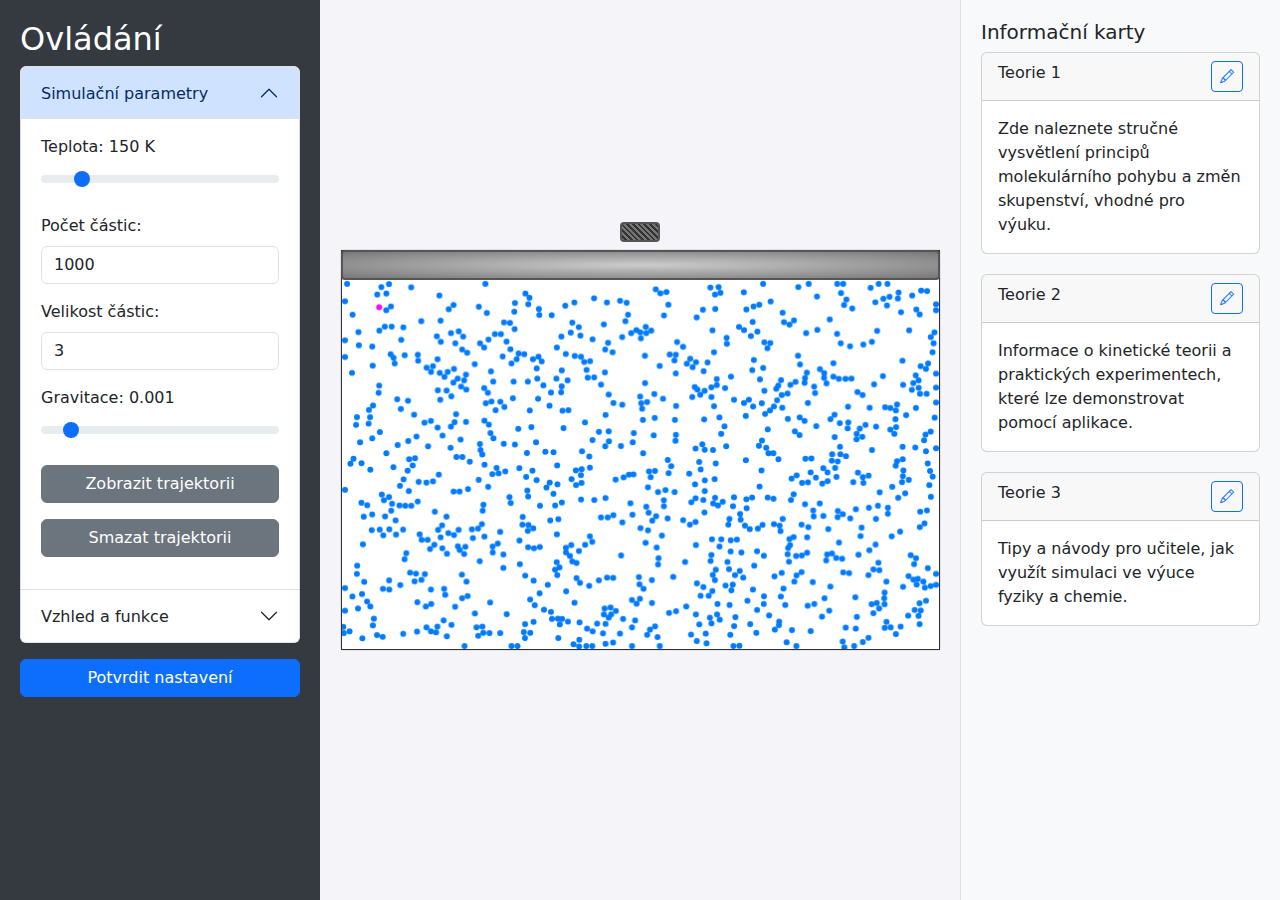
<file: index.html>
<!DOCTYPE html>
<html lang="cs">
<head>
  <meta charset="UTF-8">
  <meta name="viewport" content="width=device-width, initial-scale=1">
  <title>Simulace pohybu částic – Vylepšené rozhraní</title>
  <!-- Bootstrap 5 CSS -->
  <link href="https://cdn.jsdelivr.net/npm/bootstrap@5.3.0/dist/css/bootstrap.min.css" rel="stylesheet">
  <!-- Pro ikony (pencil) lze použít Bootstrap Icons -->
  <link rel="stylesheet" href="https://cdn.jsdelivr.net/npm/bootstrap-icons@1.10.3/font/bootstrap-icons.css">
  <style>
    body {
      background-color: #f4f4f9;
    }
    /* Levý sidebar – ovládací prvky */
    .left-sidebar {
      background-color: #343a40;
      color: #fff;
      min-height: 100vh;
      padding: 20px;
    }
    /* Pravý sidebar – informační karty */
    .right-sidebar {
      background-color: #f8f9fa;
      min-height: 100vh;
      padding: 20px;
      border-left: 1px solid #dee2e6;
    }
    .right-sidebar .card {
      margin-bottom: 20px;
    }
    .canvas-container {
      position: relative;
      padding: 0;
      background-color: #ffffff;
      border: 1px solid #dee2e6;
      border-radius: 0.25rem;
      margin: 20px 0;
    }
    canvas {
      display: block;
      width: 100%;
      max-width: 600px;
      height: 400px;
      margin: 0 auto;
      background-color: #fff;
      border: 1px solid #333;
    }
    /* Styl pístu */
    .piston {
      position: absolute;
      left: 0;
      width: 100%; /* Nově: vždy přes celý canvas */
      height: 30px;
      background: radial-gradient(ellipse at center, #ccc 0%, #777 100%);
      border: 2px solid #555;
      border-radius: 4px;
      cursor: pointer;
      transform: none; /* Odstraň translateX(-50%) */
    }
    .piston::after {
      content: "";
      position: absolute;
      left: 50%;
      top: -30px;
      transform: translateX(-50%);
      width: 40px;
      height: 20px;
      background: repeating-linear-gradient(
        45deg,
        #777,
        #777 2px,
        #333 2px,
        #333 4px
      );
      border: 2px solid #555;
      border-radius: 4px;
    }
    /* Tmavý mód */
    .dark-mode {
      background-color: #121212;
      color: #e0e0e0;
    }
    .dark-mode .left-sidebar {
      background-color: #212529;
    }
    .dark-mode .canvas-container {
      background-color: #343a40;
      border-color: #444;
    }
    .dark-mode canvas {
      background-color: #121212;
      border: 1px solid #555;
    }
  </style>
</head>
<body>
  <div class="container-fluid">
    <div class="row">
      <!-- Levý sidebar – ovládací prvky -->
      <div class="col-md-3 left-sidebar">
        <h2>Ovládání</h2>
        <!-- Accordion pro nastavení -->
        <div class="accordion mb-3" id="settingsAccordion">
          <!-- Simulační parametry -->
          <div class="accordion-item">
            <h2 class="accordion-header" id="headingSim">
              <button class="accordion-button" type="button" data-bs-toggle="collapse" data-bs-target="#collapseSim" aria-expanded="true" aria-controls="collapseSim">
                Simulační parametry
              </button>
            </h2>
            <div id="collapseSim" class="accordion-collapse collapse show" aria-labelledby="headingSim" data-bs-parent="#settingsAccordion">
              <div class="accordion-body">
                <div class="mb-3">
                  <label for="temperature" class="form-label">Teplota: <span id="temperatureValue">150 K</span></label>
                  <input type="range" class="form-range" id="temperature" min="0" max="1000" value="150">
                </div>
                <div class="mb-3">
                  <label for="numParticles" class="form-label">Počet částic:</label>
                  <input type="number" class="form-control" id="numParticles" min="1" max="1000" value="1000">
                </div>
                <div class="mb-3">
                  <label for="particleSize" class="form-label">Velikost částic:</label>
                  <input type="number" class="form-control" id="particleSize" min="1" max="20" value="3">
                </div>
                <div class="mb-3">
                  <label for="gravity" class="form-label">Gravitace: <span id="gravityValue">0.001</span></label>
                  <input type="range" class="form-range" id="gravity" min="0" max="0.01" step="0.001" value="0.001">
                </div>
                <div class="mb-3">
                  <button id="toggleTrajectory" class="btn btn-secondary w-100">Zobrazit trajektorii</button>
                </div>
                <div class="mb-3">
                  <button id="clearTrajectory" class="btn btn-secondary w-100">Smazat trajektorii</button>
                </div>
              </div>
            </div>
          </div>
          <!-- Vzhled a další volby -->
          <div class="accordion-item">
            <h2 class="accordion-header" id="headingAppearance">
              <button class="accordion-button collapsed" type="button" data-bs-toggle="collapse" data-bs-target="#collapseAppearance" aria-expanded="false" aria-controls="collapseAppearance">
                Vzhled a funkce
              </button>
            </h2>
            <div id="collapseAppearance" class="accordion-collapse collapse" aria-labelledby="headingAppearance" data-bs-parent="#settingsAccordion">
              <div class="accordion-body">
                <div class="mb-3">
                  <label for="particleColor" class="form-label">Barva částic:</label>
                  <select class="form-select" id="particleColor">
                    <option value="#007BFF">Modrá</option>
                    <option value="#FF5733">Červená</option>
                    <option value="#28A745">Zelená</option>
                    <option value="#FFD700">Zlatá</option>
                    <option value="#8A2BE2">Fialová</option>
                  </select>
                </div>
                <div class="mb-3">
                  <label for="particleShape" class="form-label">Tvar částice:</label>
                  <select class="form-select" id="particleShape">
                    <option value="circle">Kruh</option>
                    <option value="h2o">H2O</option>
                  </select>
                </div>
                <div class="mb-3">
                  <label class="form-label">Rychlé presety:</label>
                  <div class="d-flex gap-2">
                    <button id="presetGas" class="btn btn-secondary flex-fill">Plyn</button>
                    <button id="presetLiquid" class="btn btn-secondary flex-fill">Kapalina</button>
                    <button id="presetSolid" class="btn btn-secondary flex-fill">Pevná látka</button>
                  </div>
                </div>
                <!-- Přepínač tmavého/světlého módu -->
                <div class="mb-3 form-check form-switch">
                  <input class="form-check-input" type="checkbox" id="themeToggle">
                  <label class="form-check-label" for="themeToggle">Tmavý mód</label>
                </div>
              </div>
            </div>
          </div>
        </div>
        <!-- Tlačítko pro potvrzení nastavení -->
        <div class="mb-3">
          <button id="applySettings" class="btn btn-primary w-100">Potvrdit nastavení</button>
        </div>
      </div>
      <!-- Střední sloupec – canvas -->
      <div class="col-md-6 d-flex align-items-center justify-content-center">
        <div class="canvas-container" id="canvasContainer">
          <canvas id="simulationCanvas" width="600" height="400"></canvas>
          <div id="piston" class="piston"></div>
        </div>
      </div>
      <!-- Pravý sidebar – informační karty -->
      <div class="col-md-3 right-sidebar">
        <h5>Informační karty</h5>
        <div class="card">
          <div class="card-header">
            <span id="cardTitle1">Teorie 1</span>
            <button class="btn btn-sm btn-outline-primary float-end" data-bs-toggle="modal" data-bs-target="#editCard1">
              <i class="bi bi-pencil"></i>
            </button>
          </div>
          <div class="card-body" id="cardContent1">
            <p class="card-text">Zde naleznete stručné vysvětlení principů molekulárního pohybu a změn skupenství, vhodné pro výuku.</p>
          </div>
        </div>
        <div class="card">
          <div class="card-header">
            <span id="cardTitle2">Teorie 2</span>
            <button class="btn btn-sm btn-outline-primary float-end" data-bs-toggle="modal" data-bs-target="#editCard2">
              <i class="bi bi-pencil"></i>
            </button>
          </div>
          <div class="card-body" id="cardContent2">
            <p class="card-text">Informace o kinetické teorii a praktických experimentech, které lze demonstrovat pomocí aplikace.</p>
          </div>
        </div>
        <div class="card">
          <div class="card-header">
            <span id="cardTitle3">Teorie 3</span>
            <button class="btn btn-sm btn-outline-primary float-end" data-bs-toggle="modal" data-bs-target="#editCard3">
              <i class="bi bi-pencil"></i>
            </button>
          </div>
          <div class="card-body" id="cardContent3">
            <p class="card-text">Tipy a návody pro učitele, jak využít simulaci ve výuce fyziky a chemie.</p>
          </div>
        </div>
      </div>
    </div>
  </div>

  <!-- Modály pro editaci karet -->
  <!-- Editace karty 1 -->
  <div class="modal fade" id="editCard1" tabindex="-1" aria-labelledby="editCardLabel1" aria-hidden="true">
    <div class="modal-dialog modal-dialog-centered">
      <div class="modal-content">
        <div class="modal-header">
          <h5 class="modal-title" id="editCardLabel1">Upravit kartu - Teorie 1</h5>
          <button type="button" class="btn-close" data-bs-dismiss="modal" aria-label="Zavřít"></button>
        </div>
        <div class="modal-body">
          <div class="mb-3">
            <label for="cardTitle1Input" class="form-label">Titulek:</label>
            <input type="text" class="form-control" id="cardTitle1Input" value="Teorie 1">
          </div>
          <div class="mb-3">
            <label for="cardText1Input" class="form-label">Text karty (podpora tučného formátování pomocí <strong>HTML tagů</strong>):</label>
            <textarea id="cardText1Input" class="form-control" rows="5">
<p class="card-text"><strong>Zde naleznete stručné vysvětlení principů molekulárního pohybu a změn skupenství, vhodné pro výuku.</strong></p>
            </textarea>
          </div>
        </div>
        <div class="modal-footer">
          <button type="button" class="btn btn-secondary" id="clearCard1">Smazat</button>
          <button type="button" class="btn btn-primary" id="saveCard1" data-bs-dismiss="modal">Uložit</button>
        </div>
      </div>
    </div>
  </div>
  <!-- Editace karty 2 -->
  <div class="modal fade" id="editCard2" tabindex="-1" aria-labelledby="editCardLabel2" aria-hidden="true">
    <div class="modal-dialog modal-dialog-centered">
      <div class="modal-content">
        <div class="modal-header">
          <h5 class="modal-title" id="editCardLabel2">Upravit kartu - Teorie 2</h5>
          <button type="button" class="btn-close" data-bs-dismiss="modal" aria-label="Zavřít"></button>
        </div>
        <div class="modal-body">
          <div class="mb-3">
            <label for="cardTitle2Input" class="form-label">Titulek:</label>
            <input type="text" class="form-control" id="cardTitle2Input" value="Teorie 2">
          </div>
          <div class="mb-3">
            <label for="cardText2Input" class="form-label">Text karty:</label>
            <textarea id="cardText2Input" class="form-control" rows="5">
<p class="card-text">Informace o kinetické teorii a praktických experimentech, které lze demonstrovat pomocí aplikace.</p>
            </textarea>
          </div>
        </div>
        <div class="modal-footer">
          <button type="button" class="btn btn-secondary" id="clearCard2">Smazat</button>
          <button type="button" class="btn btn-primary" id="saveCard2" data-bs-dismiss="modal">Uložit</button>
        </div>
      </div>
    </div>
  </div>
  <!-- Editace karty 3 -->
  <div class="modal fade" id="editCard3" tabindex="-1" aria-labelledby="editCardLabel3" aria-hidden="true">
    <div class="modal-dialog modal-dialog-centered">
      <div class="modal-content">
        <div class="modal-header">
          <h5 class="modal-title" id="editCardLabel3">Upravit kartu - Teorie 3</h5>
          <button type="button" class="btn-close" data-bs-dismiss="modal" aria-label="Zavřít"></button>
        </div>
        <div class="modal-body">
          <div class="mb-3">
            <label for="cardTitle3Input" class="form-label">Titulek:</label>
            <input type="text" class="form-control" id="cardTitle3Input" value="Teorie 3">
          </div>
          <div class="mb-3">
            <label for="cardText3Input" class="form-label">Text karty:</label>
            <textarea id="cardText3Input" class="form-control" rows="5">
<p class="card-text">Tipy a návody pro učitele, jak využít simulaci ve výuce fyziky a chemie.</p>
            </textarea>
          </div>
        </div>
        <div class="modal-footer">
          <button type="button" class="btn btn-secondary" id="clearCard3">Smazat</button>
          <button type="button" class="btn btn-primary" id="saveCard3" data-bs-dismiss="modal">Uložit</button>
        </div>
      </div>
    </div>
  </div>

  <!-- Skript s funkcionalitou -->
  <script src="script.js"></script>
  <!-- Bootstrap 5 JS Bundle -->
  <script src="https://cdn.jsdelivr.net/npm/bootstrap@5.3.0/dist/js/bootstrap.bundle.min.js"></script>
</body>
</html>
</file>
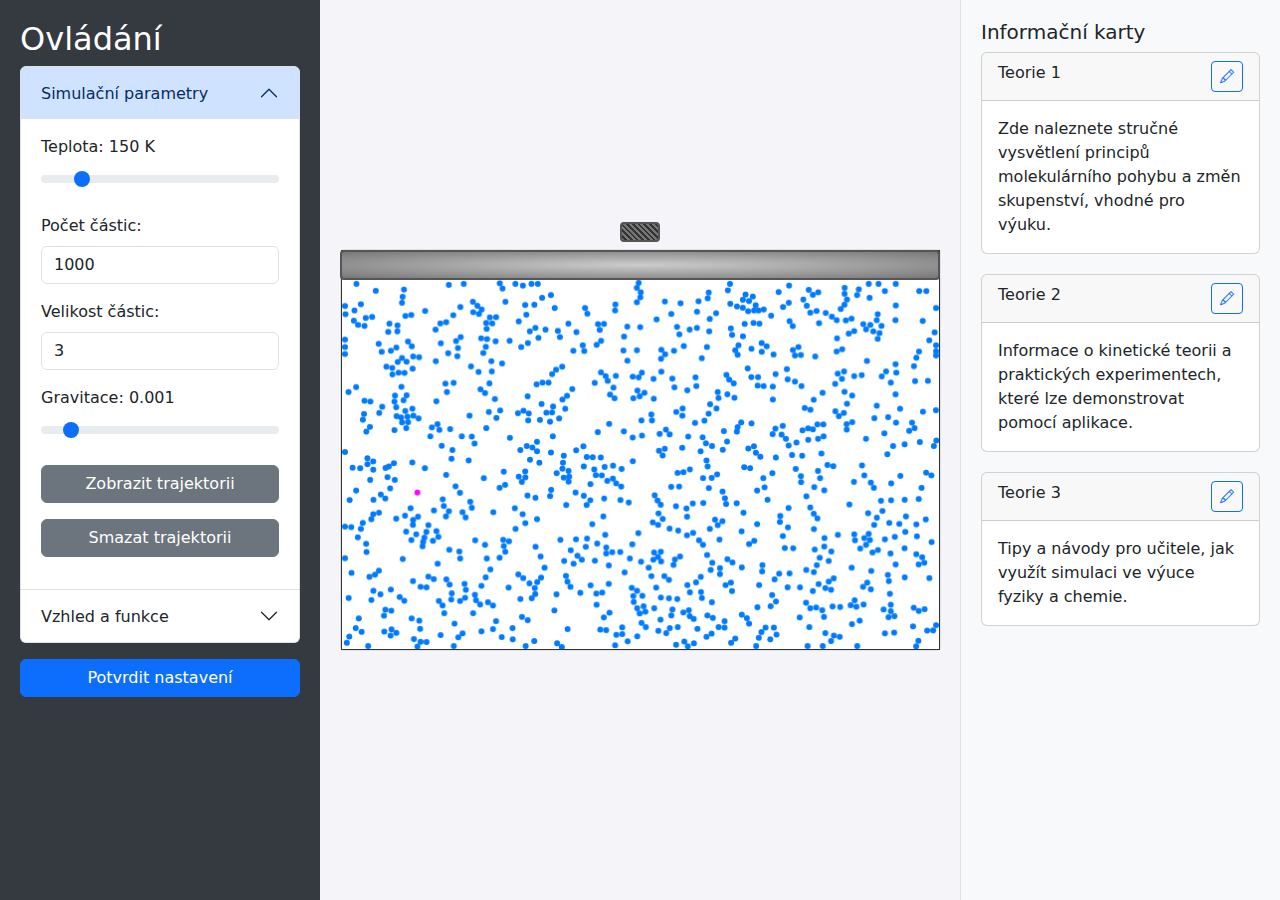
<file: index1.html>
<!DOCTYPE html>
<html lang="cs">
<head>
  <meta charset="UTF-8">
  <meta name="viewport" content="width=device-width, initial-scale=1">
  <title>Simulace pohybu částic – Vylepšené rozhraní</title>
  <!-- Bootstrap 5 CSS -->
  <link href="https://cdn.jsdelivr.net/npm/bootstrap@5.3.0/dist/css/bootstrap.min.css" rel="stylesheet">
  <!-- Pro ikony (pencil) lze použít Bootstrap Icons -->
  <link rel="stylesheet" href="https://cdn.jsdelivr.net/npm/bootstrap-icons@1.10.3/font/bootstrap-icons.css">
  <style>
    body {
      background-color: #f4f4f9;
    }
    /* Levý sidebar – ovládací prvky */
    .left-sidebar {
      background-color: #343a40;
      color: #fff;
      min-height: 100vh;
      padding: 20px;
    }
    /* Pravý sidebar – informační karty */
    .right-sidebar {
      background-color: #f8f9fa;
      min-height: 100vh;
      padding: 20px;
      border-left: 1px solid #dee2e6;
    }
    .right-sidebar .card {
      margin-bottom: 20px;
    }
    .canvas-container {
      position: relative;
      padding: 0;
      background-color: #ffffff;
      border: 1px solid #dee2e6;
      border-radius: 0.25rem;
      margin: 20px 0;
    }
    canvas {
      display: block;
      width: 100%;
      max-width: 600px;
      height: 400px;
      margin: 0 auto;
      background-color: #fff;
      border: 1px solid #333;
    }
    /* Styl pístu */
    .piston {
      position: absolute;
      left: 50%;
      transform: translateX(-50%);
      width: 600px;
      height: 30px;
      background: radial-gradient(ellipse at center, #ccc 0%, #777 100%);
      border: 2px solid #555;
      border-radius: 4px;
      cursor: pointer;
    }
    .piston::after {
      content: "";
      position: absolute;
      left: 50%;
      top: -30px;
      transform: translateX(-50%);
      width: 40px;
      height: 20px;
      background: repeating-linear-gradient(
        45deg,
        #777,
        #777 2px,
        #333 2px,
        #333 4px
      );
      border: 2px solid #555;
      border-radius: 4px;
    }
    /* Tmavý mód */
    .dark-mode {
      background-color: #121212;
      color: #e0e0e0;
    }
    .dark-mode .left-sidebar {
      background-color: #212529;
    }
    .dark-mode .canvas-container {
      background-color: #343a40;
      border-color: #444;
    }
    .dark-mode canvas {
      background-color: #121212;
      border: 1px solid #555;
    }
  </style>
</head>
<body>
  <div class="container-fluid">
    <div class="row">
      <!-- Levý sidebar – ovládací prvky -->
      <div class="col-md-3 left-sidebar">
        <h2>Ovládání</h2>
        <!-- Accordion pro nastavení -->
        <div class="accordion mb-3" id="settingsAccordion">
          <!-- Simulační parametry -->
          <div class="accordion-item">
            <h2 class="accordion-header" id="headingSim">
              <button class="accordion-button" type="button" data-bs-toggle="collapse" data-bs-target="#collapseSim" aria-expanded="true" aria-controls="collapseSim">
                Simulační parametry
              </button>
            </h2>
            <div id="collapseSim" class="accordion-collapse collapse show" aria-labelledby="headingSim" data-bs-parent="#settingsAccordion">
              <div class="accordion-body">
                <div class="mb-3">
                  <label for="temperature" class="form-label">Teplota: <span id="temperatureValue">150 K</span></label>
                  <input type="range" class="form-range" id="temperature" min="0" max="1000" value="150">
                </div>
                <div class="mb-3">
                  <label for="numParticles" class="form-label">Počet částic:</label>
                  <input type="number" class="form-control" id="numParticles" min="1" max="1000" value="1000">
                </div>
                <div class="mb-3">
                  <label for="particleSize" class="form-label">Velikost částic:</label>
                  <input type="number" class="form-control" id="particleSize" min="1" max="20" value="3">
                </div>
                <div class="mb-3">
                  <label for="gravity" class="form-label">Gravitace: <span id="gravityValue">0.001</span></label>
                  <input type="range" class="form-range" id="gravity" min="0" max="0.01" step="0.001" value="0.001">
                </div>
                <div class="mb-3">
                  <button id="toggleTrajectory" class="btn btn-secondary w-100">Zobrazit trajektorii</button>
                </div>
                <div class="mb-3">
                  <button id="clearTrajectory" class="btn btn-secondary w-100">Smazat trajektorii</button>
                </div>
              </div>
            </div>
          </div>
          <!-- Vzhled a další volby -->
          <div class="accordion-item">
            <h2 class="accordion-header" id="headingAppearance">
              <button class="accordion-button collapsed" type="button" data-bs-toggle="collapse" data-bs-target="#collapseAppearance" aria-expanded="false" aria-controls="collapseAppearance">
                Vzhled a funkce
              </button>
            </h2>
            <div id="collapseAppearance" class="accordion-collapse collapse" aria-labelledby="headingAppearance" data-bs-parent="#settingsAccordion">
              <div class="accordion-body">
                <div class="mb-3">
                  <label for="particleColor" class="form-label">Barva částic:</label>
                  <select class="form-select" id="particleColor">
                    <option value="#007BFF">Modrá</option>
                    <option value="#FF5733">Červená</option>
                    <option value="#28A745">Zelená</option>
                    <option value="#FFD700">Zlatá</option>
                    <option value="#8A2BE2">Fialová</option>
                  </select>
                </div>
                <div class="mb-3">
                  <label for="particleShape" class="form-label">Tvar částice:</label>
                  <select class="form-select" id="particleShape">
                    <option value="circle">Kruh</option>
                    <option value="h2o">H2O</option>
                  </select>
                </div>
                <div class="mb-3">
                  <label class="form-label">Rychlé presety:</label>
                  <div class="d-flex gap-2">
                    <button id="presetGas" class="btn btn-secondary flex-fill">Plyn</button>
                    <button id="presetLiquid" class="btn btn-secondary flex-fill">Kapalina</button>
                    <button id="presetSolid" class="btn btn-secondary flex-fill">Pevná látka</button>
                  </div>
                </div>
                <!-- Přepínač tmavého/světlého módu -->
                <div class="mb-3 form-check form-switch">
                  <input class="form-check-input" type="checkbox" id="themeToggle">
                  <label class="form-check-label" for="themeToggle">Tmavý mód</label>
                </div>
              </div>
            </div>
          </div>
        </div>
        <!-- Tlačítko pro potvrzení nastavení -->
        <div class="mb-3">
          <button id="applySettings" class="btn btn-primary w-100">Potvrdit nastavení</button>
        </div>
      </div>
      <!-- Střední sloupec – canvas -->
      <div class="col-md-6 d-flex align-items-center justify-content-center">
        <div class="canvas-container" id="canvasContainer">
          <canvas id="simulationCanvas" width="600" height="400"></canvas>
          <div id="piston" class="piston"></div>
        </div>
      </div>
      <!-- Pravý sidebar – informační karty -->
      <div class="col-md-3 right-sidebar">
        <h5>Informační karty</h5>
        <div class="card">
          <div class="card-header">
            <span id="cardTitle1">Teorie 1</span>
            <button class="btn btn-sm btn-outline-primary float-end" data-bs-toggle="modal" data-bs-target="#editCard1">
              <i class="bi bi-pencil"></i>
            </button>
          </div>
          <div class="card-body" id="cardContent1">
            <p class="card-text">Zde naleznete stručné vysvětlení principů molekulárního pohybu a změn skupenství, vhodné pro výuku.</p>
          </div>
        </div>
        <div class="card">
          <div class="card-header">
            <span id="cardTitle2">Teorie 2</span>
            <button class="btn btn-sm btn-outline-primary float-end" data-bs-toggle="modal" data-bs-target="#editCard2">
              <i class="bi bi-pencil"></i>
            </button>
          </div>
          <div class="card-body" id="cardContent2">
            <p class="card-text">Informace o kinetické teorii a praktických experimentech, které lze demonstrovat pomocí aplikace.</p>
          </div>
        </div>
        <div class="card">
          <div class="card-header">
            <span id="cardTitle3">Teorie 3</span>
            <button class="btn btn-sm btn-outline-primary float-end" data-bs-toggle="modal" data-bs-target="#editCard3">
              <i class="bi bi-pencil"></i>
            </button>
          </div>
          <div class="card-body" id="cardContent3">
            <p class="card-text">Tipy a návody pro učitele, jak využít simulaci ve výuce fyziky a chemie.</p>
          </div>
        </div>
      </div>
    </div>
  </div>

  <!-- Modály pro editaci karet -->
  <!-- Editace karty 1 -->
  <div class="modal fade" id="editCard1" tabindex="-1" aria-labelledby="editCardLabel1" aria-hidden="true">
    <div class="modal-dialog modal-dialog-centered">
      <div class="modal-content">
        <div class="modal-header">
          <h5 class="modal-title" id="editCardLabel1">Upravit kartu - Teorie 1</h5>
          <button type="button" class="btn-close" data-bs-dismiss="modal" aria-label="Zavřít"></button>
        </div>
        <div class="modal-body">
          <div class="mb-3">
            <label for="cardTitle1Input" class="form-label">Titulek:</label>
            <input type="text" class="form-control" id="cardTitle1Input" value="Teorie 1">
          </div>
          <div class="mb-3">
            <label for="cardText1Input" class="form-label">Text karty (podpora tučného formátování pomocí <strong>HTML tagů</strong>):</label>
            <textarea id="cardText1Input" class="form-control" rows="5">
<p class="card-text"><strong>Zde naleznete stručné vysvětlení principů molekulárního pohybu a změn skupenství, vhodné pro výuku.</strong></p>
            </textarea>
          </div>
        </div>
        <div class="modal-footer">
          <button type="button" class="btn btn-secondary" id="clearCard1">Smazat</button>
          <button type="button" class="btn btn-primary" id="saveCard1" data-bs-dismiss="modal">Uložit</button>
        </div>
      </div>
    </div>
  </div>
  <!-- Editace karty 2 -->
  <div class="modal fade" id="editCard2" tabindex="-1" aria-labelledby="editCardLabel2" aria-hidden="true">
    <div class="modal-dialog modal-dialog-centered">
      <div class="modal-content">
        <div class="modal-header">
          <h5 class="modal-title" id="editCardLabel2">Upravit kartu - Teorie 2</h5>
          <button type="button" class="btn-close" data-bs-dismiss="modal" aria-label="Zavřít"></button>
        </div>
        <div class="modal-body">
          <div class="mb-3">
            <label for="cardTitle2Input" class="form-label">Titulek:</label>
            <input type="text" class="form-control" id="cardTitle2Input" value="Teorie 2">
          </div>
          <div class="mb-3">
            <label for="cardText2Input" class="form-label">Text karty:</label>
            <textarea id="cardText2Input" class="form-control" rows="5">
<p class="card-text">Informace o kinetické teorii a praktických experimentech, které lze demonstrovat pomocí aplikace.</p>
            </textarea>
          </div>
        </div>
        <div class="modal-footer">
          <button type="button" class="btn btn-secondary" id="clearCard2">Smazat</button>
          <button type="button" class="btn btn-primary" id="saveCard2" data-bs-dismiss="modal">Uložit</button>
        </div>
      </div>
    </div>
  </div>
  <!-- Editace karty 3 -->
  <div class="modal fade" id="editCard3" tabindex="-1" aria-labelledby="editCardLabel3" aria-hidden="true">
    <div class="modal-dialog modal-dialog-centered">
      <div class="modal-content">
        <div class="modal-header">
          <h5 class="modal-title" id="editCardLabel3">Upravit kartu - Teorie 3</h5>
          <button type="button" class="btn-close" data-bs-dismiss="modal" aria-label="Zavřít"></button>
        </div>
        <div class="modal-body">
          <div class="mb-3">
            <label for="cardTitle3Input" class="form-label">Titulek:</label>
            <input type="text" class="form-control" id="cardTitle3Input" value="Teorie 3">
          </div>
          <div class="mb-3">
            <label for="cardText3Input" class="form-label">Text karty:</label>
            <textarea id="cardText3Input" class="form-control" rows="5">
<p class="card-text">Tipy a návody pro učitele, jak využít simulaci ve výuce fyziky a chemie.</p>
            </textarea>
          </div>
        </div>
        <div class="modal-footer">
          <button type="button" class="btn btn-secondary" id="clearCard3">Smazat</button>
          <button type="button" class="btn btn-primary" id="saveCard3" data-bs-dismiss="modal">Uložit</button>
        </div>
      </div>
    </div>
  </div>

  <!-- Skript s funkcionalitou -->
  <script src="script.js"></script>
  <!-- Bootstrap 5 JS Bundle -->
  <script src="https://cdn.jsdelivr.net/npm/bootstrap@5.3.0/dist/js/bootstrap.bundle.min.js"></script>
</body>
</html>
</file>
